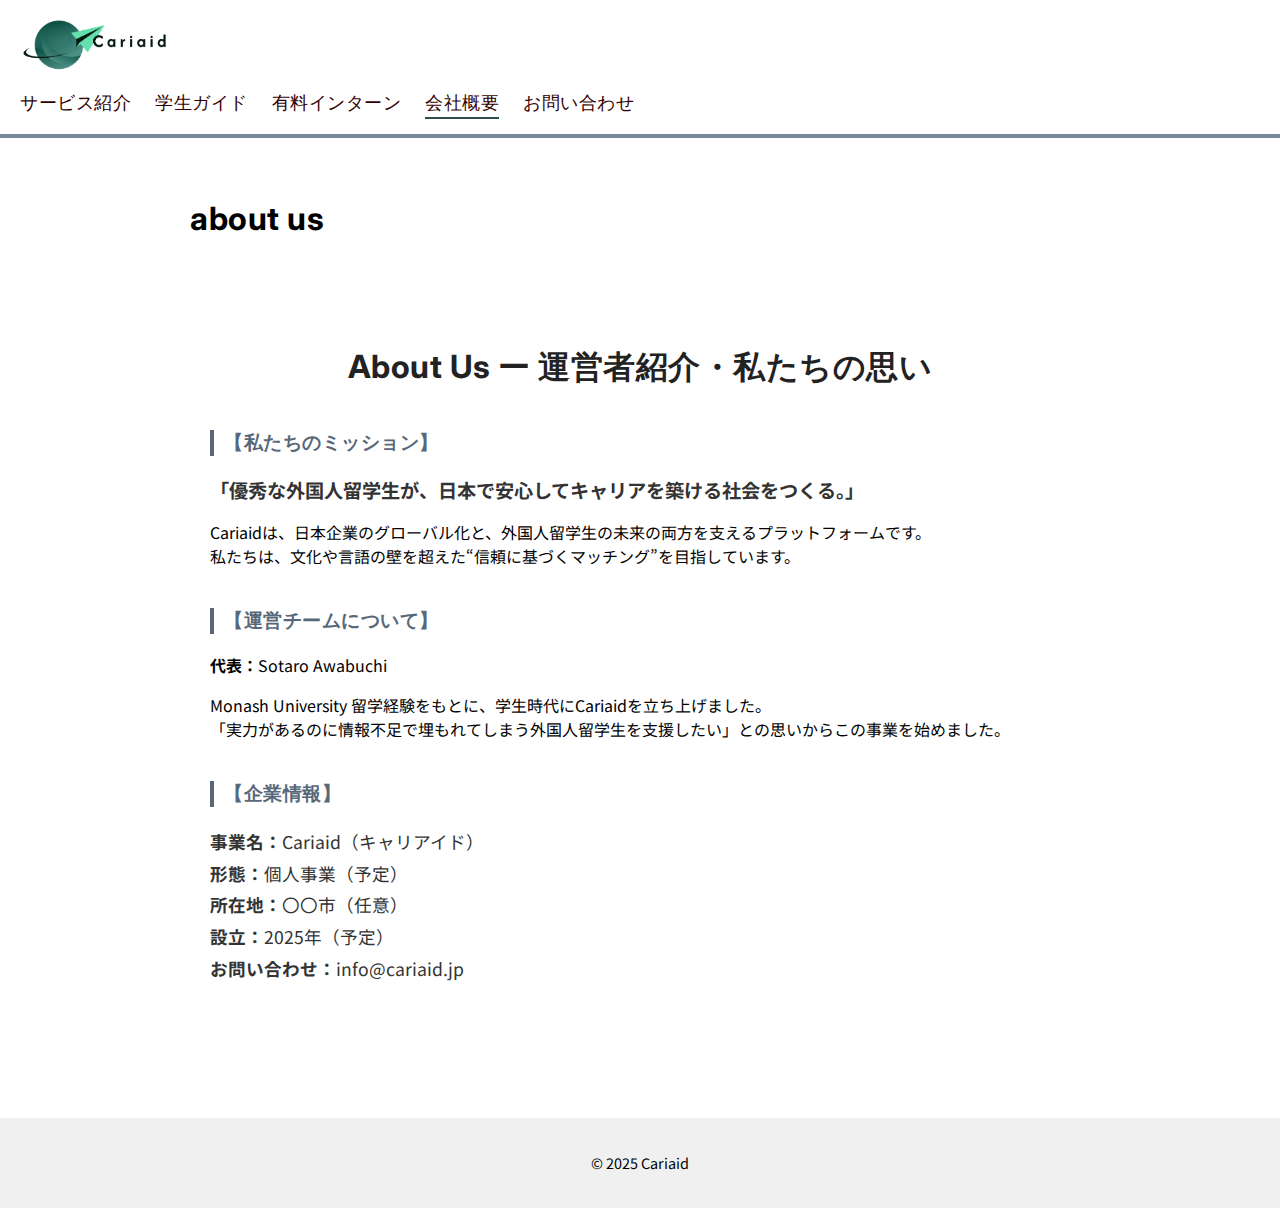
<file: about.html>
<!DOCTYPE html>
<html lang="ja">
<head>
  <meta charset="UTF-8">
  <meta name="viewport" content="width=device-width, initial-scale=1.0">
  <title>会社概要 | Cariaid</title>
  <link rel="stylesheet" href="style.css">
  <link href="https://fonts.googleapis.com/css2?family=Inter:wght@500;700&family=Noto+Sans+JP:wght@400;700&display=swap" rel="stylesheet">
</head>
<body>
  <header>
      <h1 class="logo">
        <a href="index.html">
          <img src="HOME_images/logo-transparent.png" alt="Cariaid ロゴ" class="logo-img">
        </a>
      </h1>
      <nav class="menu-bar">
        <a href="services.html">サービス紹介</a>
        <a href="guide.html">学生ガイド</a>
        <a href="internships.html">有料インターン</a>
        <a href="about.html"class="active">会社概要</a>
        <a href="contact.html">お問い合わせ</a>
      </nav>
    </header>
  <main>
    <h1>about us</h1>
    <p><section class="section about-section">
      <h2>About Us ー 運営者紹介・私たちの思い</h2>
    
      <div class="about-mission">
        <h3>【私たちのミッション】</h3>
        <p class="mission-text">「優秀な外国人留学生が、日本で安心してキャリアを築ける社会をつくる。」</p>
        <p>
          Cariaidは、日本企業のグローバル化と、外国人留学生の未来の両方を支えるプラットフォームです。<br>
          私たちは、文化や言語の壁を超えた“信頼に基づくマッチング”を目指しています。
        </p>
      </div>
    
      <div class="about-team">
        <h3>【運営チームについて】</h3>
        <p><strong>代表：</strong>Sotaro Awabuchi</p>
        <p>Monash University 留学経験をもとに、学生時代にCariaidを立ち上げました。<br>
          「実力があるのに情報不足で埋もれてしまう外国人留学生を支援したい」との思いからこの事業を始めました。
        </p>
      </div>
    
      <div class="about-company">
        <h3>【企業情報】</h3>
        <ul>
          <li><strong>事業名：</strong>Cariaid（キャリアイド）</li>
          <li><strong>形態：</strong>個人事業（予定）</li>
          <li><strong>所在地：</strong>〇〇市（任意）</li>
          <li><strong>設立：</strong>2025年（予定）</li>
          <li><strong>お問い合わせ：</strong>info@cariaid.jp</li>
        </ul>
      </div>
    </section>
    </p>
  </main>
  <footer>
    <p>&copy; 2025 Cariaid</p>
  </footer>
</body>
</html>
</file>
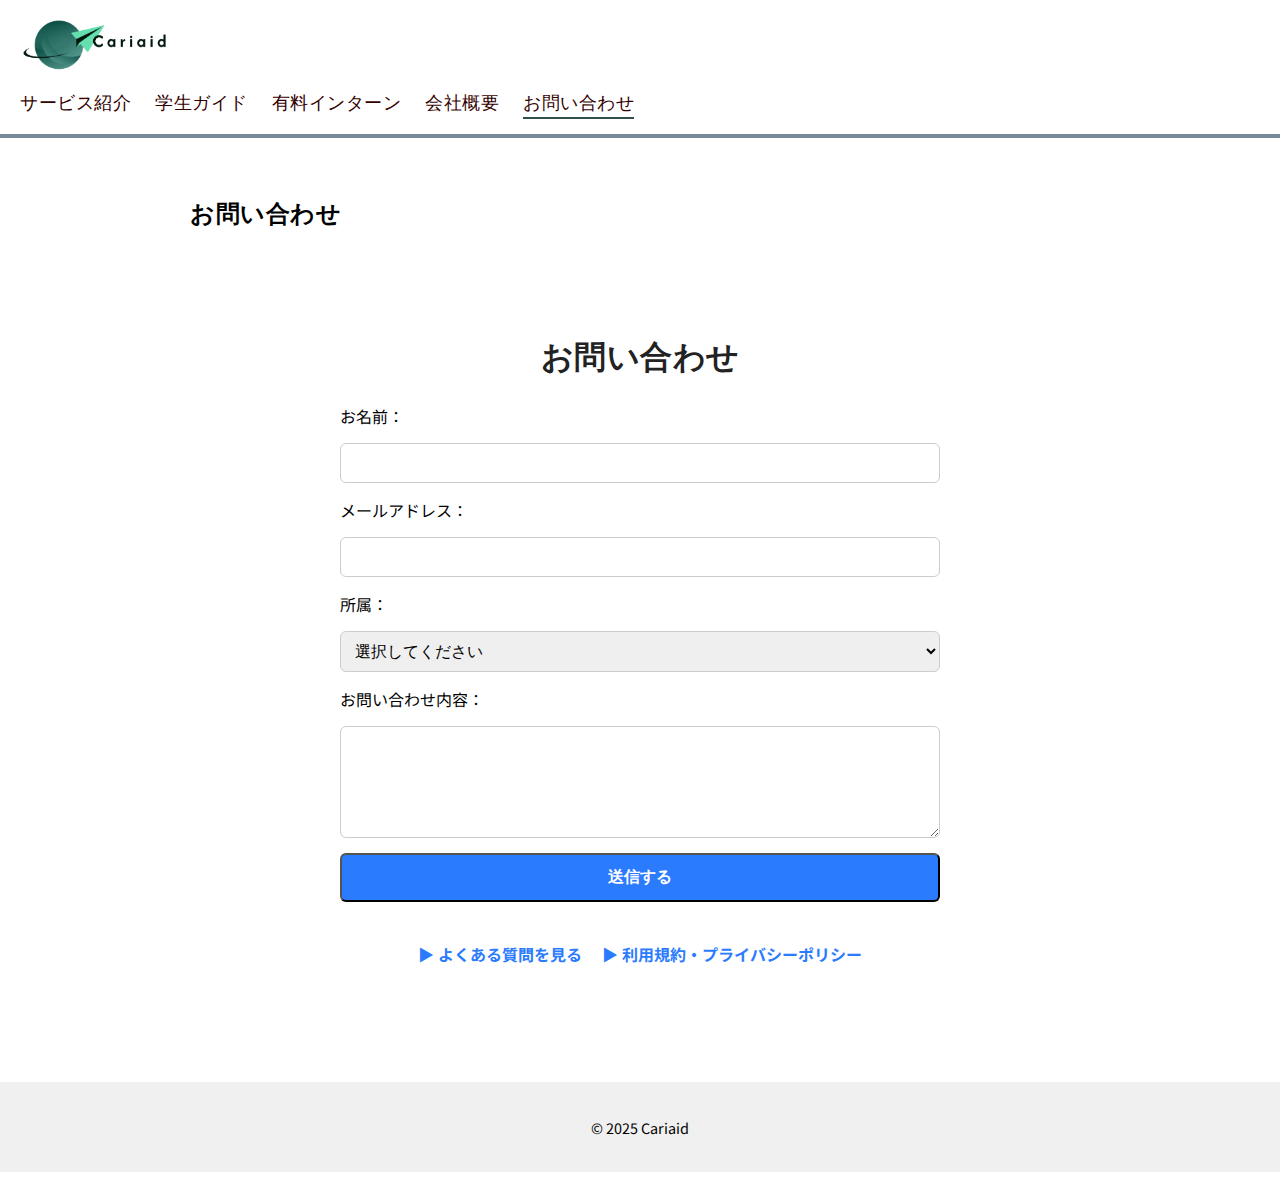
<file: contact.html>
<!DOCTYPE html>
<html lang="ja">
<head>
  <meta charset="UTF-8" />
  <meta name="viewport" content="width=device-width, initial-scale=1.0"/>
  <title>お問い合わせ | cariaid</title>
  <link rel="stylesheet" href="style.css">
  <link href="https://fonts.googleapis.com/css2?family=Inter:wght@500;700&family=Noto+Sans+JP:wght@400;700&display=swap" rel="stylesheet">
</head>
<body>

  <header>
    <h1 class="logo">
      <a href="index.html">
        <img src="HOME_images/logo-transparent.png" alt="Cariaid ロゴ" class="logo-img">
      </a>
    </h1>
    <nav class="menu-bar">
      <a href="services.html">サービス紹介</a>
      <a href="guide.html">学生ガイド</a>
      <a href="internships.html">有料インターン</a>
      <a href="about.html">会社概要</a>
      <a href="contact.html"class="active">お問い合わせ</a>
    </nav>
  </header>

  <main>
    <h2>お問い合わせ</h2>
    <p>
      <main class="section">
        <h2>お問い合わせ</h2>
        <form action="mailto:your@email.com" method="post" enctype="text/plain" class="contact-form">
          <label for="name">お名前：</label>
          <input type="text" id="name" name="name" required>
      
          <label for="email">メールアドレス：</label>
          <input type="email" id="email" name="email" required>
      
          <label for="role">所属：</label>
          <select id="role" name="role" required>
            <option value="">選択してください</option>
            <option value="学生">学生</option>
            <option value="企業">企業</option>
            <option value="その他">その他</option>
          </select>
      
          <label for="message">お問い合わせ内容：</label>
          <textarea id="message" name="message" rows="5" required></textarea>
      
          <button type="submit" class="btn btn-primary">送信する</button>
        </form>
      
        <div class="contact-links">
          <a href="guide.html">▶︎ よくある質問を見る</a>
          <a href="#">▶︎ 利用規約・プライバシーポリシー</a>
        </div>
      </main>
      
    </p>
  </main>

  <footer>
    <p>&copy; 2025 Cariaid</p>
  </footer>

</body>
</html>
</file>
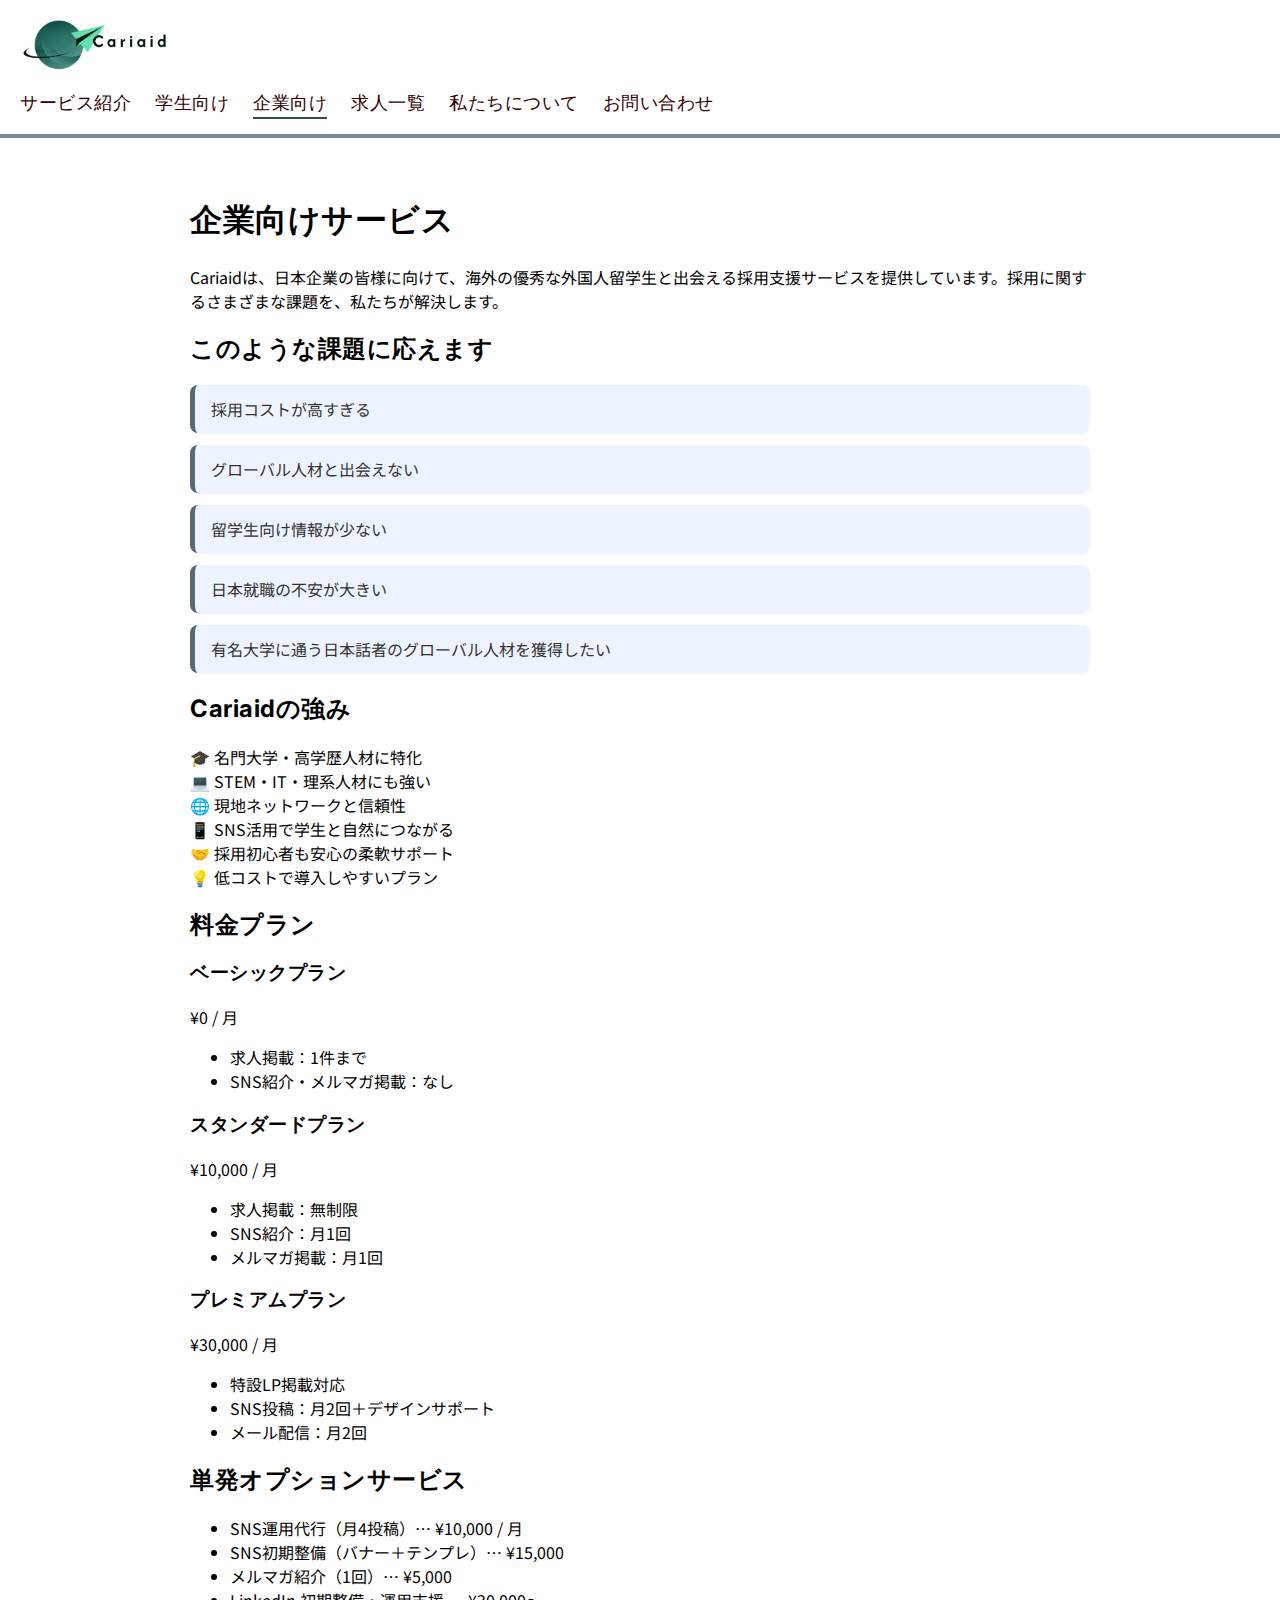
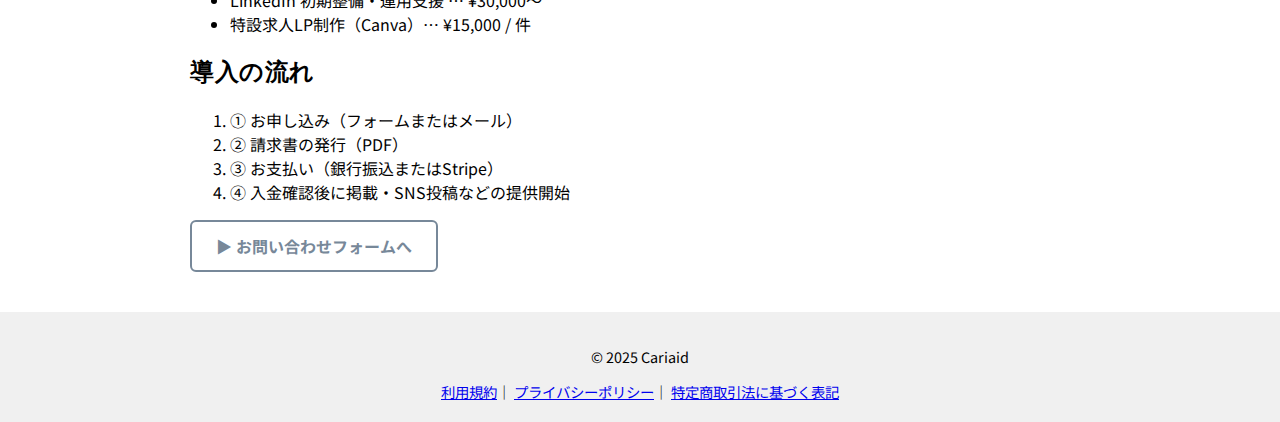
<file: employers.html>
<!DOCTYPE html>
<html lang="ja">
<head>
  <meta charset="UTF-8" />
  <meta name="viewport" content="width=device-width, initial-scale=1.0"/>
  <title>企業向け | Cariaid</title>
  <link rel="stylesheet" href="style.css">
  <link href="https://fonts.googleapis.com/css2?family=Inter:wght@500;700&family=Noto+Sans+JP:wght@400;700&display=swap" rel="stylesheet">
</head>
<body>
  <!--ヘッダー（構成案に沿ったリンク） --->
  <header>
    <h1 class="logo">
      <a href="index.html">
        <img src="HOME_images/logo-transparent.png" alt="Cariaid ロゴ" class="logo-img">
      </a>
    </h1>
    <nav class="menu-bar">
      <a href="services.html">サービス紹介</a>
      <a href="guide.html">学生向け</a>
      <a href="employers.html" class="active">企業向け</a>
      <a href="internships.html">求人一覧</a>
      <a href="about.html">私たちについて</a>
      <a href="contact.html">お問い合わせ</a>
    </nav>
  </header>

  <main class="wide-section">
    <h1 class="page-title">企業向けサービス</h1>

    <section class="intro-box">
      <p>
        Cariaidは、日本企業の皆様に向けて、海外の優秀な外国人留学生と出会える採用支援サービスを提供しています。採用に関するさまざまな課題を、私たちが解決します。
      </p>
    </section>

    <section class="section-feature">
      <h2>このような課題に応えます</h2>
      <ul class="checklist">
        <li> 採用コストが高すぎる</li>
        <li> グローバル人材と出会えない</li>
        <li> 留学生向け情報が少ない</li>
        <li> 日本就職の不安が大きい</li>
        <li> 有名大学に通う日本話者のグローバル人材を獲得したい</li>
      </ul>
    </section>

    <section class="section-feature gray-bg">
      <h2>Cariaidの強み</h2>
      <div class="features-grid">
        <div class="feature-card">🎓 名門大学・高学歴人材に特化</div>
        <div class="feature-card">💻 STEM・IT・理系人材にも強い</div>
        <div class="feature-card">🌐 現地ネットワークと信頼性</div>
        <div class="feature-card">📱 SNS活用で学生と自然につながる</div>
        <div class="feature-card">🤝 採用初心者も安心の柔軟サポート</div>
        <div class="feature-card">💡 低コストで導入しやすいプラン</div>
      </div>
    </section>

    <section class="section-pricing">
      <h2>料金プラン</h2>
      <div class="pricing-grid">
        <div class="pricing-card">
          <h3>ベーシックプラン</h3>
          <p>¥0 / 月</p>
          <ul>
            <li>求人掲載：1件まで</li>
            <li>SNS紹介・メルマガ掲載：なし</li>
          </ul>
        </div>
        <div class="pricing-card popular">
          <h3>スタンダードプラン</h3>
          <p>¥10,000 / 月</p>
          <ul>
            <li>求人掲載：無制限</li>
            <li>SNS紹介：月1回</li>
            <li>メルマガ掲載：月1回</li>
          </ul>
        </div>
        <div class="pricing-card">
          <h3>プレミアムプラン</h3>
          <p>¥30,000 / 月</p>
          <ul>
            <li>特設LP掲載対応</li>
            <li>SNS投稿：月2回＋デザインサポート</li>
            <li>メール配信：月2回</li>
          </ul>
        </div>
      </div>
    </section>

    <section class="section-options">
      <h2>単発オプションサービス</h2>
      <ul class="option-list">
        <li> SNS運用代行（月4投稿）… ¥10,000 / 月</li>
        <li> SNS初期整備（バナー＋テンプレ）… ¥15,000</li>
        <li> メルマガ紹介（1回）… ¥5,000</li>
        <li> LinkedIn 初期整備・運用支援 … ¥30,000〜</li>
        <li> 特設求人LP制作（Canva）… ¥15,000 / 件</li>
      </ul>
    </section>

    <section class="section-flow">
      <h2>導入の流れ</h2>
      <ol class="step-list">
        <li>① お申し込み（フォームまたはメール）</li>
        <li>② 請求書の発行（PDF）</li>
        <li>③ お支払い（銀行振込またはStripe）</li>
        <li>④ 入金確認後に掲載・SNS投稿などの提供開始</li>
      </ol>
      <a href="contact.html" class="btn btn-outline">▶︎ お問い合わせフォームへ</a>
    </section>
  </main>

  <footer>
    <p>&copy; 2025 Cariaid</p>
    <div class="footer-links">
      <a href="terms.html">利用規約</a>｜
      <a href="privacy.html">プライバシーポリシー</a>｜
      <a href="law.html">特定商取引法に基づく表記</a>
    </div>
  </footer>
</body>
</html>
</file>
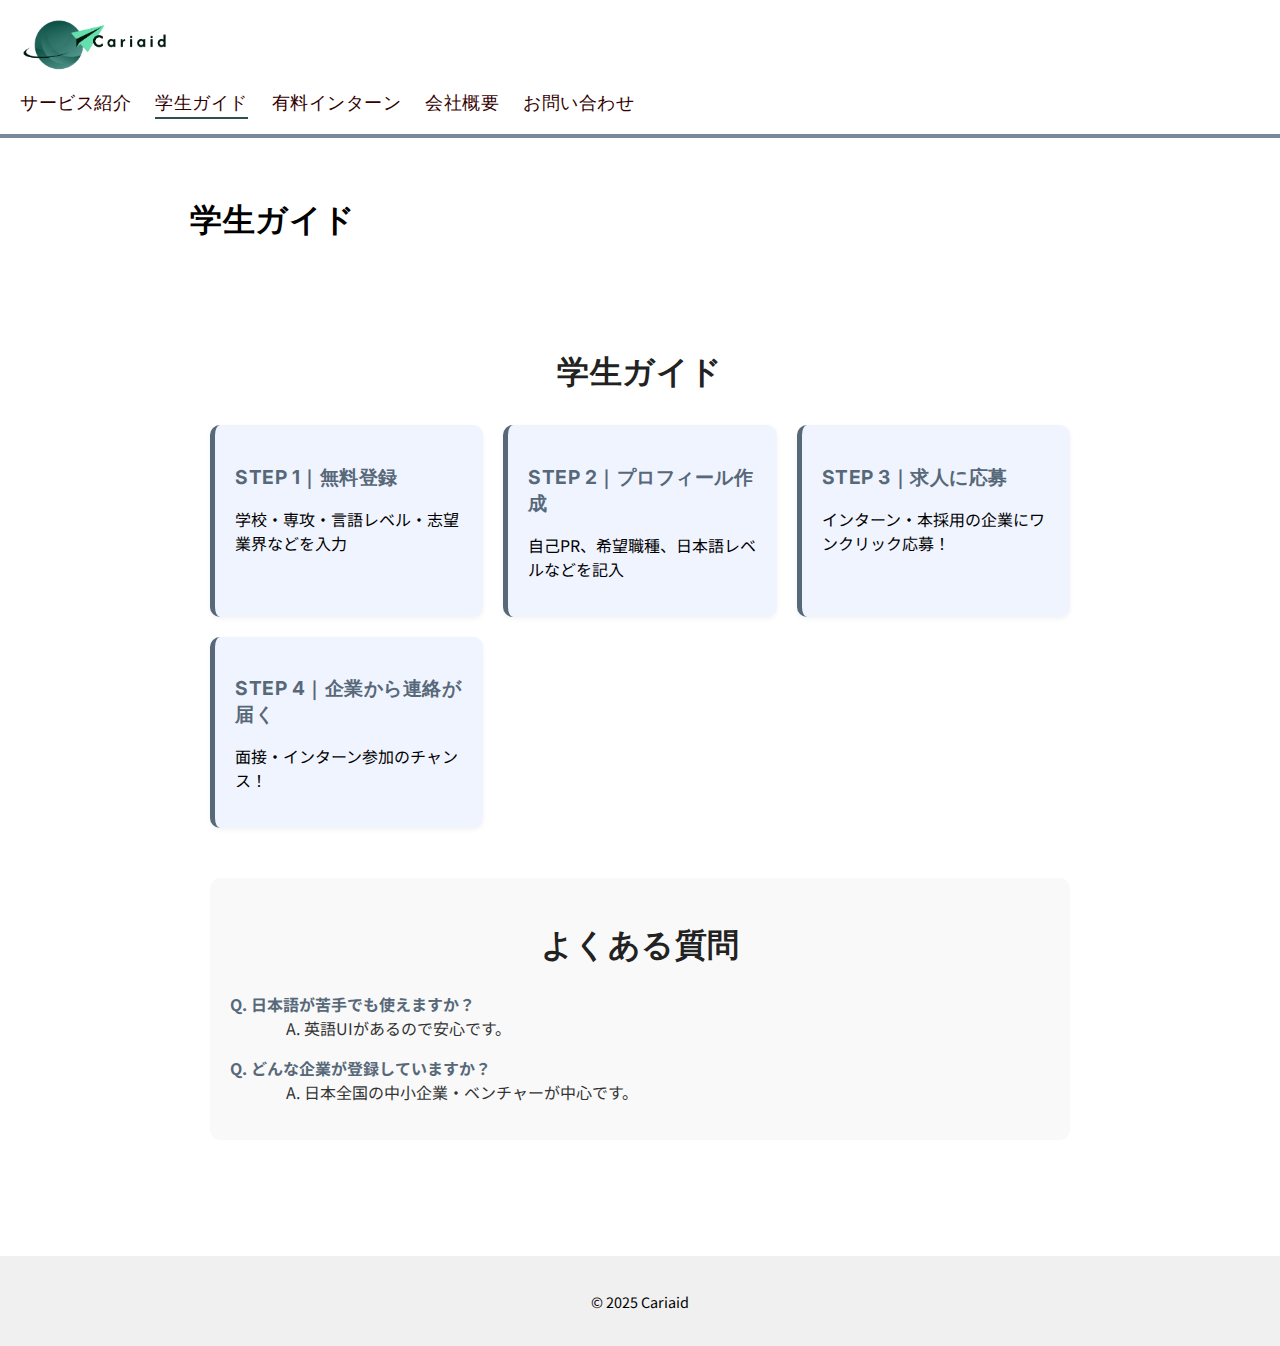
<file: guide.html>
<!DOCTYPE html>
<html lang="ja">
<head>
  <meta charset="UTF-8">
  <meta name="viewport" content="width=device-width, initial-scale=1.0">
  <title>学生ガイド | Cariaid</title>
  <link rel="stylesheet" href="style.css">
  <link href="https://fonts.googleapis.com/css2?family=Inter:wght@500;700&family=Noto+Sans+JP:wght@400;700&display=swap" rel="stylesheet">
</head>
<body>
  <header>
      <h1 class="logo">
        <a href="index.html">
          <img src="HOME_images/logo-transparent.png" alt="Cariaid ロゴ" class="logo-img">
        </a>
      </h1>
      <nav class="menu-bar">
        <a href="services.html">サービス紹介</a>
        <a href="guide.html"class="active">学生ガイド</a>
        <a href="internships.html">有料インターン</a>
        <a href="about.html">会社概要</a>
        <a href="contact.html">お問い合わせ</a>
      </nav>
    </header>
  <main>
    <h1>学生ガイド</h1>
    <p></section>

      <!-- Student Guide Section -->
      <section class="section">
        <h2>学生ガイド</h2>
        <div class="guide-steps">
          <div class="step">
            <h3>STEP 1｜無料登録</h3>
            <p>学校・専攻・言語レベル・志望業界などを入力</p>
          </div>
          <div class="step">
            <h3>STEP 2｜プロフィール作成</h3>
            <p>自己PR、希望職種、日本語レベルなどを記入</p>
          </div>
          <div class="step">
            <h3>STEP 3｜求人に応募</h3>
            <p>インターン・本採用の企業にワンクリック応募！</p>
          </div>
          <div class="step">
            <h3>STEP 4｜企業から連絡が届く</h3>
            <p>面接・インターン参加のチャンス！</p>
          </div>
        </div>
        <div class="faq-block">
          <h2>よくある質問</h2>
          <dl class="faq-list">
            <dt>Q. 日本語が苦手でも使えますか？</dt>
            <dd>A. 英語UIがあるので安心です。</dd>
            <dt>Q. どんな企業が登録していますか？</dt>
            <dd>A. 日本全国の中小企業・ベンチャーが中心です。</dd>
          </dl>
        </div>
      </section></p>
  </main>
  <footer>
    <p>&copy; 2025 Cariaid</p>
  </footer>
</body>
</html>
</file>
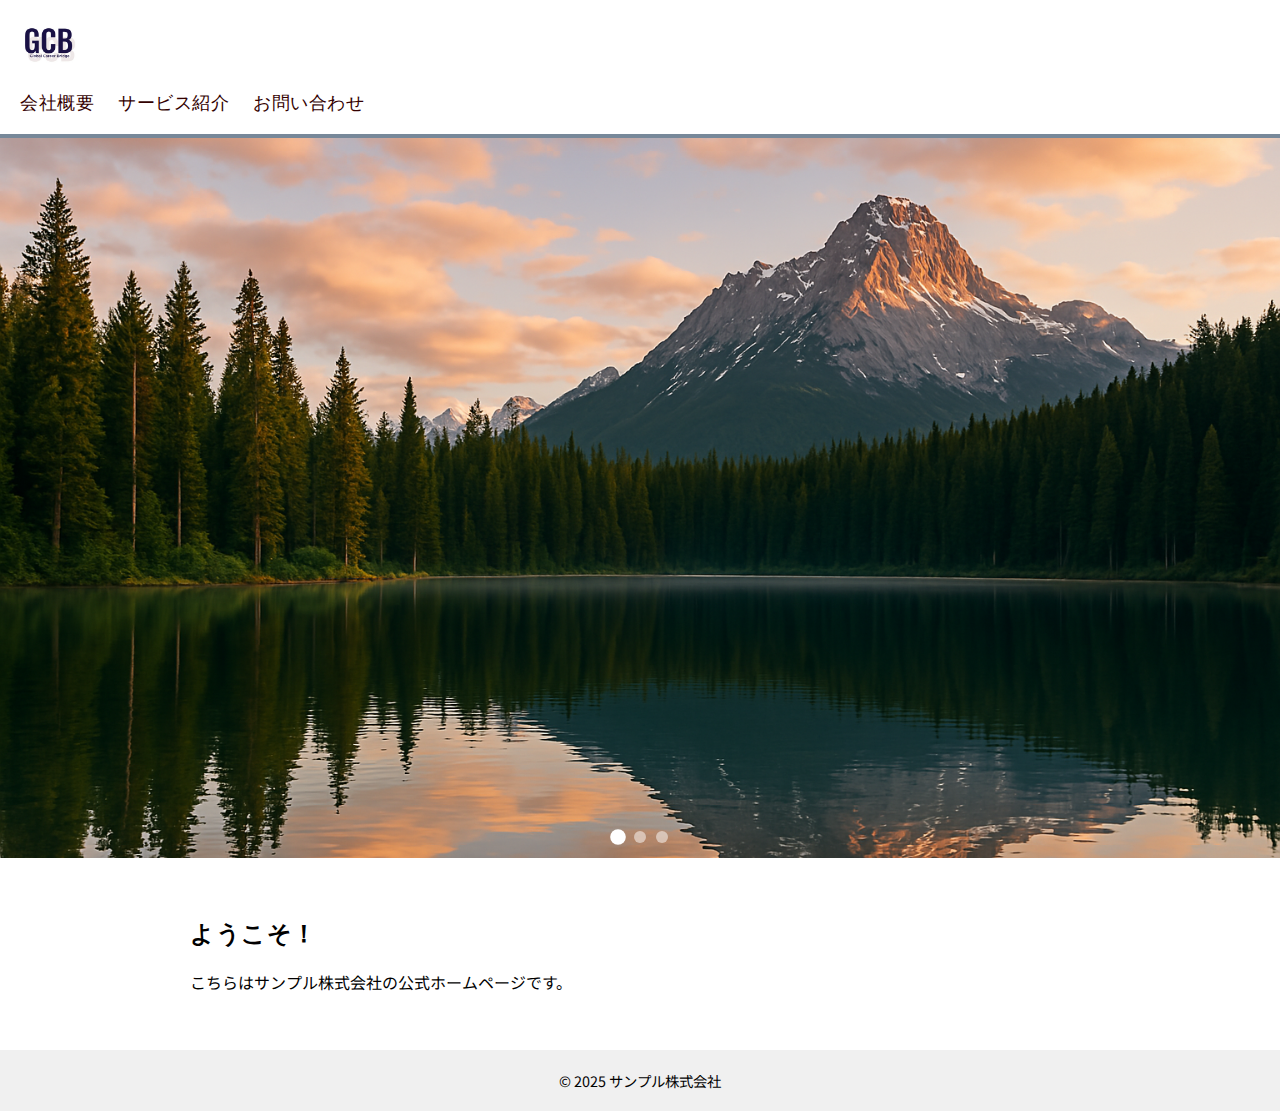
<file: index_en.html>
<!DOCTYPE html>
<html lang="ja">
<head>
  <meta charset="UTF-8" />
  <meta name="viewport" content="width=device-width, initial-scale=1.0"/>
  <title>サンプル株式会社</title>
  <link rel="stylesheet" href="style.css">
  <link href="https://fonts.googleapis.com/css2?family=Inter:wght@500;700&family=Noto+Sans+JP:wght@400;700&display=swap" rel="stylesheet">
</head>
<body>
  
    <!-- ヘッダー -->
    <header>
        <h1 class="logo">
            <a href="index.html">
              <img src="HOME_images/logo_kari.png" alt="ロゴ" class="logo-img">
            </a>
          </h1>
      <nav class="menu-bar">
        <a href="about.html">会社概要</a>
        <a href="services.html">サービス紹介</a>
        <a href="contact.html">お問い合わせ</a>
      </nav>
    </header>

    <div class="slider-slide">
        <div class="slider-track">
          <img src="HOME_images/Image1.png" class="slide-img" alt="画像1">
          <img src="HOME_images/Image2.png" class="slide-img" alt="画像2">
          <img src="HOME_images/Image3.png" class="slide-img" alt="画像3">
        </div>
        <!-- ドット -->
        <div class="slider-dots">
          <span class="dot"></span>
          <span class="dot"></span>
          <span class="dot"></span>
        </div>
      </div>

  
    <!-- 本文 -->
    <main>
      <h2>ようこそ！</h2>
      <p>こちらはサンプル株式会社の公式ホームページです。</p>
    </main>

    <footer>
      &copy; 2025 サンプル株式会社
    </footer>
  </body>
  <script src="script.js"></script>
</html>
</file>
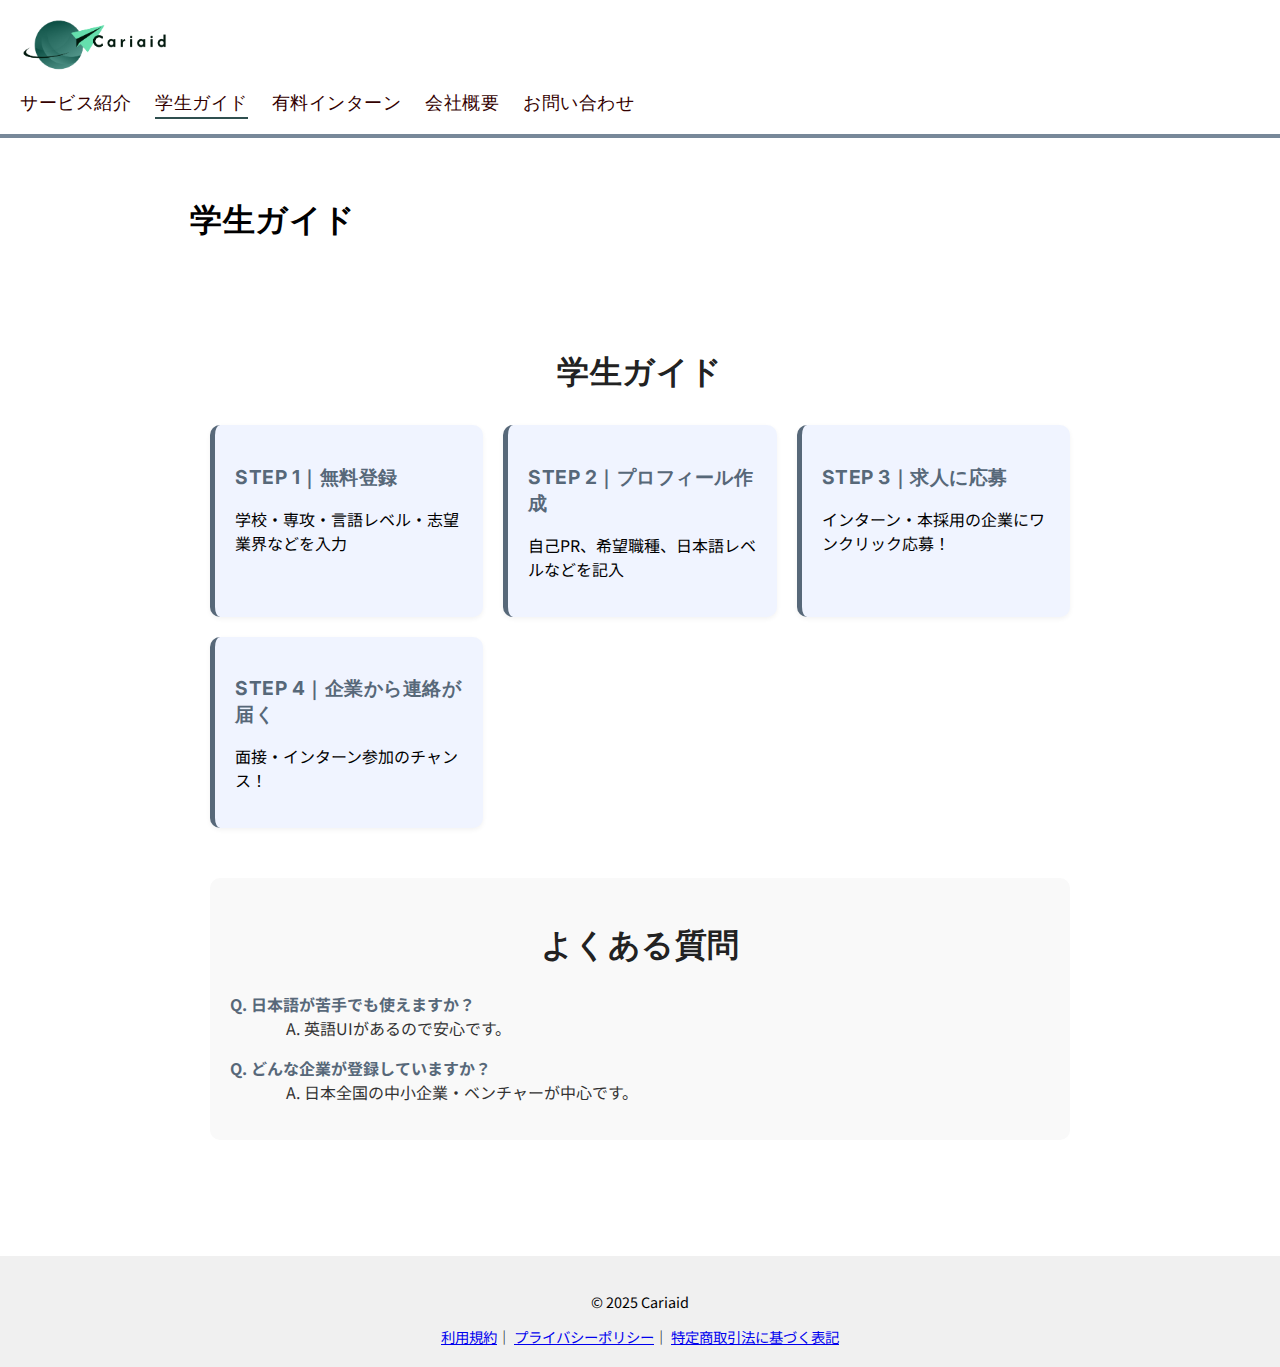
<file: law.html>
<!DOCTYPE html>
<html lang="ja">
<head>
  <meta charset="UTF-8">
  <meta name="viewport" content="width=device-width, initial-scale=1.0">
  <title>学生ガイド | Cariaid</title>
  <link rel="stylesheet" href="style.css">
  <link href="https://fonts.googleapis.com/css2?family=Inter:wght@500;700&family=Noto+Sans+JP:wght@400;700&display=swap" rel="stylesheet">
</head>
<body>
  <header>
      <h1 class="logo">
        <a href="index.html">
          <img src="HOME_images/logo-transparent.png" alt="Cariaid ロゴ" class="logo-img">
        </a>
      </h1>
      <nav class="menu-bar">
        <a href="services.html">サービス紹介</a>
        <a href="guide.html"class="active">学生ガイド</a>
        <a href="internships.html">有料インターン</a>
        <a href="about.html">会社概要</a>
        <a href="contact.html">お問い合わせ</a>
      </nav>
    </header>
  <main>
    <h1>学生ガイド</h1>
    <p></section>

      <!-- Student Guide Section -->
      <section class="section">
        <h2>学生ガイド</h2>
        <div class="guide-steps">
          <div class="step">
            <h3>STEP 1｜無料登録</h3>
            <p>学校・専攻・言語レベル・志望業界などを入力</p>
          </div>
          <div class="step">
            <h3>STEP 2｜プロフィール作成</h3>
            <p>自己PR、希望職種、日本語レベルなどを記入</p>
          </div>
          <div class="step">
            <h3>STEP 3｜求人に応募</h3>
            <p>インターン・本採用の企業にワンクリック応募！</p>
          </div>
          <div class="step">
            <h3>STEP 4｜企業から連絡が届く</h3>
            <p>面接・インターン参加のチャンス！</p>
          </div>
        </div>
        <div class="faq-block">
          <h2>よくある質問</h2>
          <dl class="faq-list">
            <dt>Q. 日本語が苦手でも使えますか？</dt>
            <dd>A. 英語UIがあるので安心です。</dd>
            <dt>Q. どんな企業が登録していますか？</dt>
            <dd>A. 日本全国の中小企業・ベンチャーが中心です。</dd>
          </dl>
        </div>
      </section></p>
  </main>
  <footer>
    <p>&copy; 2025 Cariaid</p>
    <div class="footer-links">
      <a href="terms.html">利用規約</a>｜
      <a href="privacy.html">プライバシーポリシー</a>｜
      <a href="law.html">特定商取引法に基づく表記</a>
    </div>
  </footer>
  
</body>
</html>
</file>
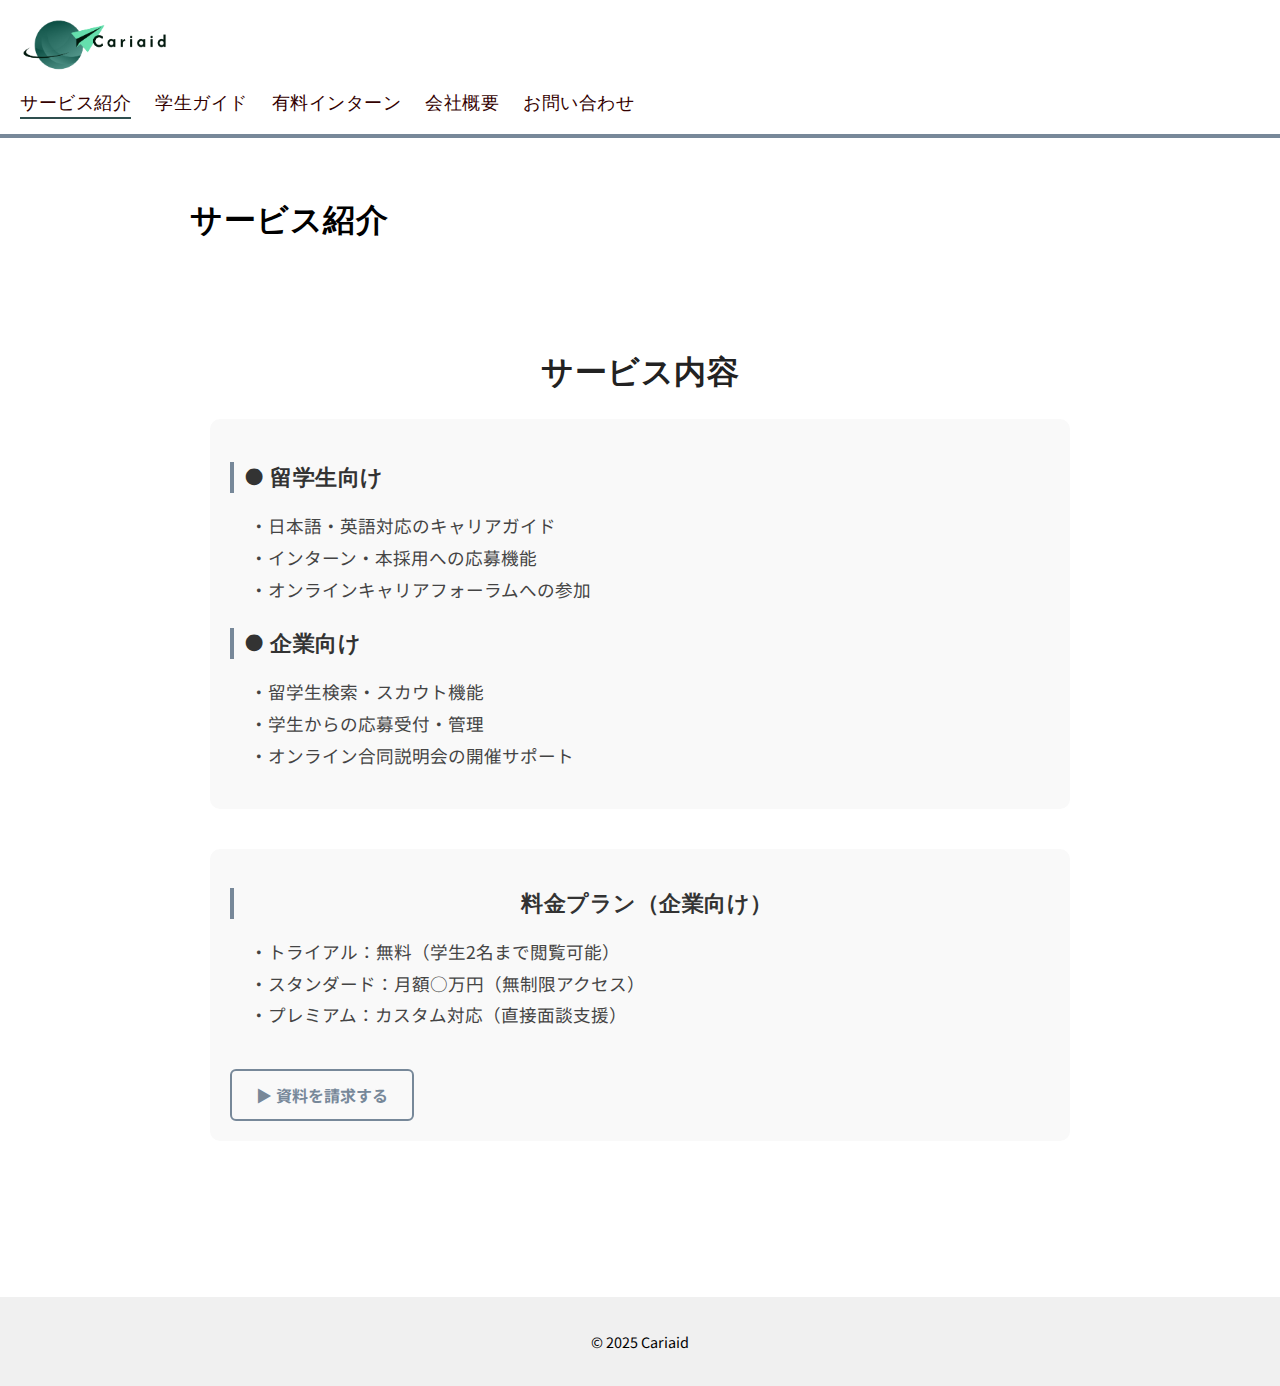
<file: services.html>
<!DOCTYPE html>
<html lang="ja">
<head>
  <meta charset="UTF-8">
  <meta name="viewport" content="width=device-width, initial-scale=1.0">
  <title>サービス紹介 | Cariaid</title>
  <link rel="stylesheet" href="style.css">
  <link href="https://fonts.googleapis.com/css2?family=Inter:wght@500;700&family=Noto+Sans+JP:wght@400;700&display=swap" rel="stylesheet">
</head>
<body>
  <header>
      <h1 class="logo">
        <a href="index.html">
          <img src="HOME_images/logo-transparent.png" alt="Cariaid ロゴ" class="logo-img">
        </a>
      </h1>
      <nav class="menu-bar">
        <a href="services.html"class="active">サービス紹介</a>
        <a href="guide.html">学生ガイド</a>
        <a href="internships.html">有料インターン</a>
        <a href="about.html">会社概要</a>
        <a href="contact.html">お問い合わせ</a>
      </nav>
    </header>
  <main>
    <h1>サービス紹介</h1>
    <p><section class="section">
      <h2>サービス内容</h2>
      <div class="service-block">
        <h3>● 留学生向け</h3>
        <ul>
          <li>・日本語・英語対応のキャリアガイド</li>
          <li>・インターン・本採用への応募機能</li>
          <li>・オンラインキャリアフォーラムへの参加</li>
        </ul>
        <h3>● 企業向け</h3>
        <ul>
          <li>・留学生検索・スカウト機能</li>
          <li>・学生からの応募受付・管理</li>
          <li>・オンライン合同説明会の開催サポート</li>
        </ul>
      </div>
      <div class="pricing-block">
        <h2>料金プラン（企業向け）</h2>
        <ul>
          <li>・トライアル：無料（学生2名まで閲覧可能）</li>
          <li>・スタンダード：月額○万円（無制限アクセス）</li>
          <li>・プレミアム：カスタム対応（直接面談支援）</li>
        </ul>
        <a href="#" class="btn btn-outline">▶︎ 資料を請求する</a>
      </div>
    </section>
    </p>
  </main>
  <footer>
    <p>&copy; 2025 Cariaid</p>
  </footer>
</body>
</html>
</file>
<file: style.css>
body {
    font-family: sans-serif;
    margin: 0;
    padding: 0;
  }
  

/* ヘッダーを左右分けて横並び */
header {
    flex-direction: column;      /* ← ロゴの下にメニュー */
    background-color: #ffffff;
    color: #330000;
    border-bottom: 4px solid #778899;
    padding: 15px 20px;
    display: flex;
    justify-content: space-between;
    align-items:flex-start;     /* ← 左寄せ */
  }
  
  /* ロゴ */
  .logo {
    margin: 0;
    font-size: 1.5em;
  }
  .logo a {
    text-decoration: none;
    color: inherit;              /* ← 元の色のまま（#330000） */
  }
  .logo-img {
    height: 60px;
    object-fit: contain;
  }
  


  /* メニューバー：横並びに */
  .menu-bar {
    display: flex;
    gap: 24px;
    justify-content: flex-start;  /*  左寄せにする */
    margin-top: 10px;
  }

  
  /* メニューリンク */
  .menu-bar a {
    color: #330000;
    text-decoration: none;
    font-size: 18px;
    font-family: 'Inter', sans-serif;
    font-weight: 500;
    letter-spacing: 0.5px;
    position: relative;
    padding-bottom: 2px;
    border-bottom: 2px solid transparent;/* ← 最初は透明な線 */
    transition: border-color 0.3s ease;       /* ← 下線だけアニメーション */
  }
  .menu-bar a.active {
    border-bottom-color: #2F4F4F;
  }
  
  /* ホバー時の演出 */
  .menu-bar a:hover {
    border-bottom-color: #2F4F4F;
  }
  



  main {
    padding: 40px 20px;
    max-width: 900px;
    margin: auto;
  }
  
  footer {
    background-color: #f0f0f0;
    text-align: center;
    padding: 20px;
    font-size: 0.9em;
  }

 
 
 
  /* フォント*/
body {
    font-family: 'Noto Sans JP', sans-serif;
    font-weight: 400;
  }
  
  h1, h2, h3 {
    font-family: 'Inter', sans-serif;
    font-weight: 700;
    letter-spacing: 0.5px;
  }
  
  .menu-bar a {
    font-family: 'Inter', sans-serif;
    font-weight: 500;
    letter-spacing: 0.5px;
  }
  

 


  .slider-slide {
    width: 100vw;
    height: 80vh;
    overflow: hidden;
    position: relative;
  }
  
  .slider-track {
    display: flex;
    width: 300vw; /* ← 3枚分 */
    transition: transform 0.8s ease;
  }
  
  .slide-img {
    width: 100vw;
    height: 80vh;
    object-fit: cover;
    flex-shrink: 0;
  }
  
  /* ドット */
  .slider-dots {
    position: absolute;
    bottom: 15px;
    left: 50%;
    transform: translateX(-50%);
    display: flex;
    gap: 10px;
    z-index: 10;
  }
  
  .dot {
    width: 12px;
    height: 12px;
    border-radius: 50%;
    background-color: rgba(255, 255, 255, 0.5);
    transition: all 0.3s ease;
  }
  
  .dot.active {
    background-color: white;
    transform: scale(1.3);
  }
  
  .slide-item {
    position: relative;
  }
  
  @media (max-width: 768px) {
    .slide-caption {
      font-size: 1rem;
      padding: 8px 16px;
    }
  }
  
  .slide-caption {
    position: absolute;
    bottom: 20%;
    left: 50%;
    transform: translateX(-50%);
    color: rgb(0, 0, 0);
    padding: 10px 20px;
    border-radius: 8px;
    font-size: 1.5rem;
    font-weight: 600;
    text-align: center;
    width: max-content;
    max-width: 80%;
    text-shadow: 1px 1px 5px rgba(0,0,0,0.8);

  }
  .slide-caption-top {
    top: 10%;
    bottom: auto;
    position: absolute;
    font-size: 2.5rem;
    left: 50%;
    transform: translateX(-50%);
    color: white;
    text-align: center;
    width: max-content;
    max-width: 80%;
  }
  
  .slide-caption-bottom {
    bottom: 10%;
    position: absolute;
    font-size: 2rem;
    left: 50%;
    transform: translateX(-50%);
    color: white;
    text-align: center;
    width: max-content;
    max-width: 80%;
  }
  


  /*ホームスタイリング*/
    .hero-section {
    position: relative;
    width: 100%;
    height: 80vh;
    overflow: hidden;
    display: flex;
    align-items: center;
    justify-content: center;
  }

  .hero-section::before {
    content: "";
    position: absolute;
    z-index: 1;
    top: 0;
    left: 0;
    width: 100%;
    height: 100%;
    background: linear-gradient(to bottom, rgba(0,0,0,0.4), rgba(0,0,0,0.6));
  }


  .hero-img {
    position: absolute;
    top: 0;
    left: 0;
    width: 100%;
    height: 100%;
    object-fit: cover;
    z-index: 1;
  }

  .hero-overlay {
    position: relative;
    z-index: 2;
    text-align: center;
    color: white;
    padding: 0 20px;
    text-shadow: 0 0 10px rgba(0,0,0,0.7);
  }

  .hero-title {
    font-size: 2.8rem;
    font-weight: bold;
    margin-bottom: 1rem;
  }

  .hero-sub {
    font-size: 1.3rem;
    margin-bottom: 2rem;
  }

  .hero-buttons {
    display: flex;
    flex-wrap: wrap;
    gap: 16px;
    justify-content: center;
  }

  .btn {
    display: inline-block;
    padding: 12px 24px;
    border-radius: 6px;
    font-weight: bold;
    text-decoration: none;
    font-size: 1rem;
    transition: background-color 0.3s, transform 0.2s;
  }

  .btn-primary {
    background-color: #2b7bff;
    color: white;
  }

  .btn-secondary {
    background-color: #444;
    color: white;
  }

  .btn-tertiary {
    background-color: transparent;
    color: white;
    border: 2px solid white;
  }

  .btn-outline {
    background-color: transparent;
    color: #778899;
    border: 2px solid #778899;
  }

  .btn:hover {
    transform: translateY(-2px);
    opacity: 0.9;
  }
  .section {
    max-width: 1100px;
    margin: 0 auto;
    padding: 60px 20px;
    box-sizing: border-box;
  }

  .section h2 {
    font-size: 2rem;
    margin-bottom: 1.5rem;
    text-align: center;
    color: #222;
  }

  .section ul {
    list-style: none;
    padding-left: 0;
    line-height: 1.8;
    font-size: 1.1rem;
    color: #333;
  }

  .partner-logos {
    display: flex;
    justify-content: center;
    align-items: center;
    gap: 40px;
    flex-wrap: wrap;
  }

  .partner-logos img {
    max-height: 60px;
    width: auto;
    opacity: 0.9;
    transition: transform 0.3s;
  }

  .partner-logos img:hover {
    transform: scale(1.05);
    opacity: 1;
  }




  /*サービス紹介スタイリング*/
  .service-block,
  .pricing-block {
    margin-bottom: 40px;
    padding: 20px;
    background-color: #f9f9f9;
    border-radius: 10px;
  }

  .service-block h3,
  .pricing-block h2 {
    font-size: 1.4rem;
    margin-bottom: 12px;
    color: #333;
    border-left: 4px solid #778899;
    padding-left: 10px;
  }

  .service-block ul,
  .pricing-block ul {
    padding-left: 20px;
    line-height: 1.8;
    color: #444;
  }

  .pricing-block .btn {
    margin-top: 20px;
  }


  /*学生ガイド*/
  .guide-steps {
    display: grid;
    gap: 20px;
    grid-template-columns: repeat(auto-fit, minmax(250px, 1fr));
    margin-top: 30px;
  }
  
  .step {
    background-color: #f0f4ff;
    padding: 20px;
    border-radius: 10px;
    border-left: 5px solid #576879;
    box-shadow: 0 2px 5px rgba(0,0,0,0.05);
  }
  
  .step h3 {
    font-size: 1.2rem;
    margin-bottom: 8px;
    color: #576879;
  }
  
  .faq-block {
    margin-top: 50px;
    padding: 20px;
    background: #f9f9f9;
    border-radius: 10px;
  }
  
  .faq-list dt {
    font-weight: bold;
    margin-top: 1rem;
    color: #576879;
  }
  
  .faq-list dd {
    margin-bottom: 1rem;
    padding-left: 1rem;
    color: #333;
  }
  
  .checklist {
    padding-left: 0;
    list-style: none;
    display: grid;
    gap: 12px;
    margin-top: 20px;
  }
  
  .checklist li {
    background: #eef4ff;
    border-left: 5px solid #576879;
    padding: 12px 16px;
    border-radius: 8px;
    color: #333;
    font-size: 1rem;
    box-shadow: 0 1px 3px rgba(0,0,0,0.05);
  }


  /*有料インターン*/
  .intern-card {
    background: #fff;
    border-radius: 10px;
    padding: 20px;
    margin-bottom: 30px;
    box-shadow: 0 2px 6px rgba(0,0,0,0.05);
  }
  
  .intern-card h3 {
    font-size: 1.3rem;
    margin-bottom: 10px;
    color: #2b7bff;
  }
  
  .intern-card p {
    margin: 4px 0;
    color: #333;
  }
  
  .intern-links {
    margin-top: 10px;
    display: flex;
    gap: 10px;
  }
  
  .btn-sm {
    padding: 8px 16px;
    font-size: 0.9rem;
  }
  
  .intern-cta {
    margin-top: 40px;
    text-align: center;
    display: flex;
    gap: 20px;
    justify-content: center;
    flex-wrap: wrap;
  }
  /*企業ロゴ*/
  .intern-header {
    display: flex;
    align-items: center;
    gap: 12px;
    margin-bottom: 12px;
  }
  
  .intern-logo {
    height: 40px;
    width: auto;
    object-fit: contain;
  }
  



  /*about us*/
  .about-section h3 {
    font-size: 1.2rem;
    margin-top: 40px;
    color: #576879;
    border-left: 4px solid #576879;
    padding-left: 10px;
  }
  
  .about-mission .mission-text {
    font-size: 1.2rem;
    font-weight: bold;
    color: #333;
    margin-bottom: 1rem;
  }
  
  .about-company ul {
    list-style: none;
    padding-left: 0;
    line-height: 1.8;
    margin-top: 1rem;
  }
  




  /*お問い合わせ*/
  .contact-form {
    display: flex;
    flex-direction: column;
    gap: 15px;
    max-width: 600px;
    margin: auto;
  }
  
  .contact-form input,
  .contact-form select,
  .contact-form textarea {
    padding: 10px;
    font-size: 1rem;
    border: 1px solid #ccc;
    border-radius: 6px;
  }
  
  .contact-links {
    margin-top: 40px;
    text-align: center;
    display: flex;
    gap: 20px;
    justify-content: center;
    flex-wrap: wrap;
  }
  
  .contact-links a {
    color: #2b7bff;
    text-decoration: none;
    font-weight: bold;
  }
</file>
